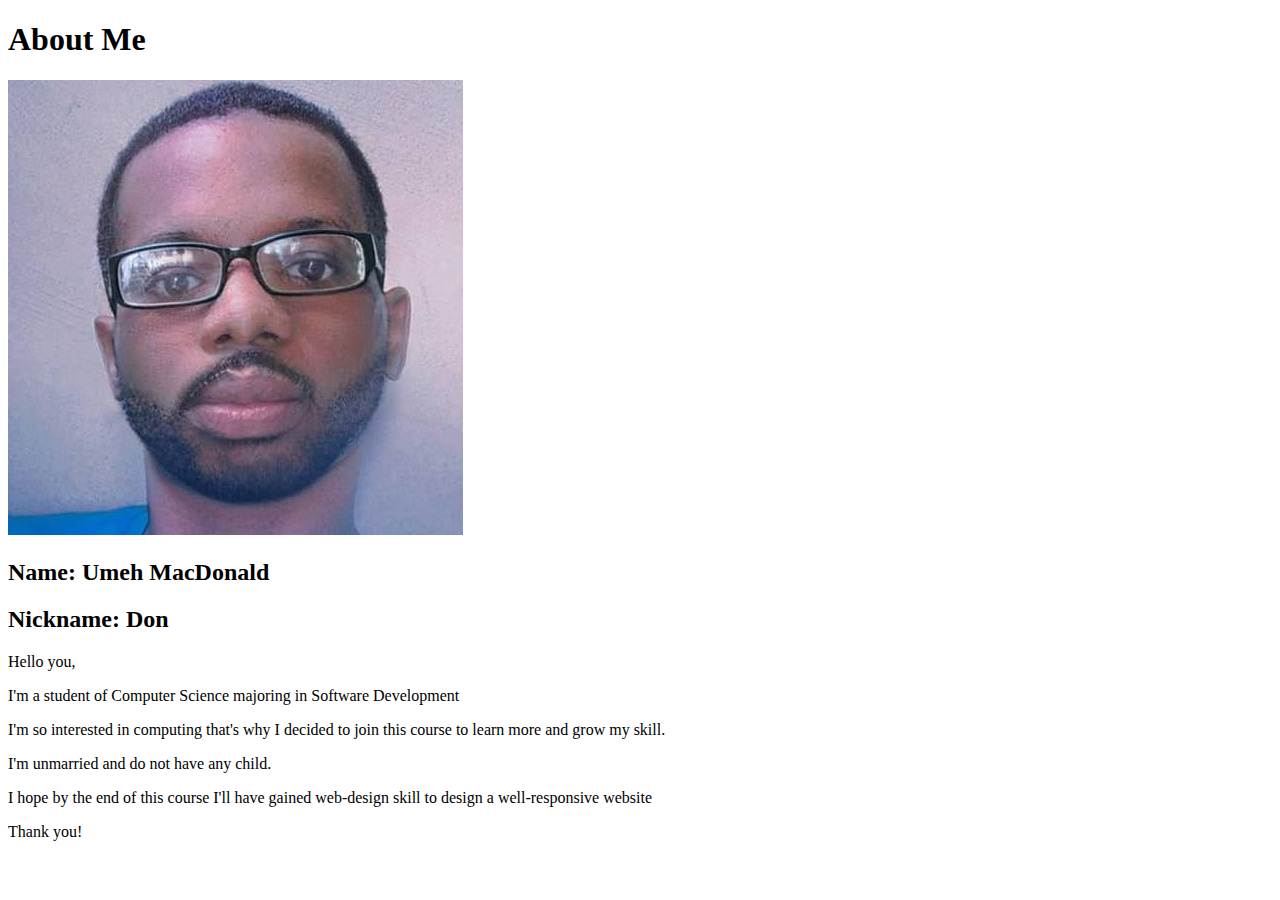
<file: aboutme/index.html>
<!DOCTYPE html>
<html lang="en">
<head>
    <meta charset="UTF-8">
    <meta name="viewport" content="width=device-width, initial-scale=1.0">
    <title>All About Me</title>
</head>
<body>
    <h1>About Me</h1>
    <img alt="Donald Umeh" src="./images/profile.jpg">
    <h2>Name: Umeh MacDonald</h2>
    <h2>Nickname: Don</h2>
    <p>Hello you,</p>
    <p>I'm a student of Computer Science majoring in Software Development</p>
    <p>I'm so interested in computing that's why I decided to join this course to learn more and grow my skill.</p>
    <p>I'm unmarried and do not have any child.</p>
    <p>I hope by the end of this course I'll have gained web-design skill to design a well-responsive website</p>
    <p>Thank you!</p>

</body>
</html>
</file>
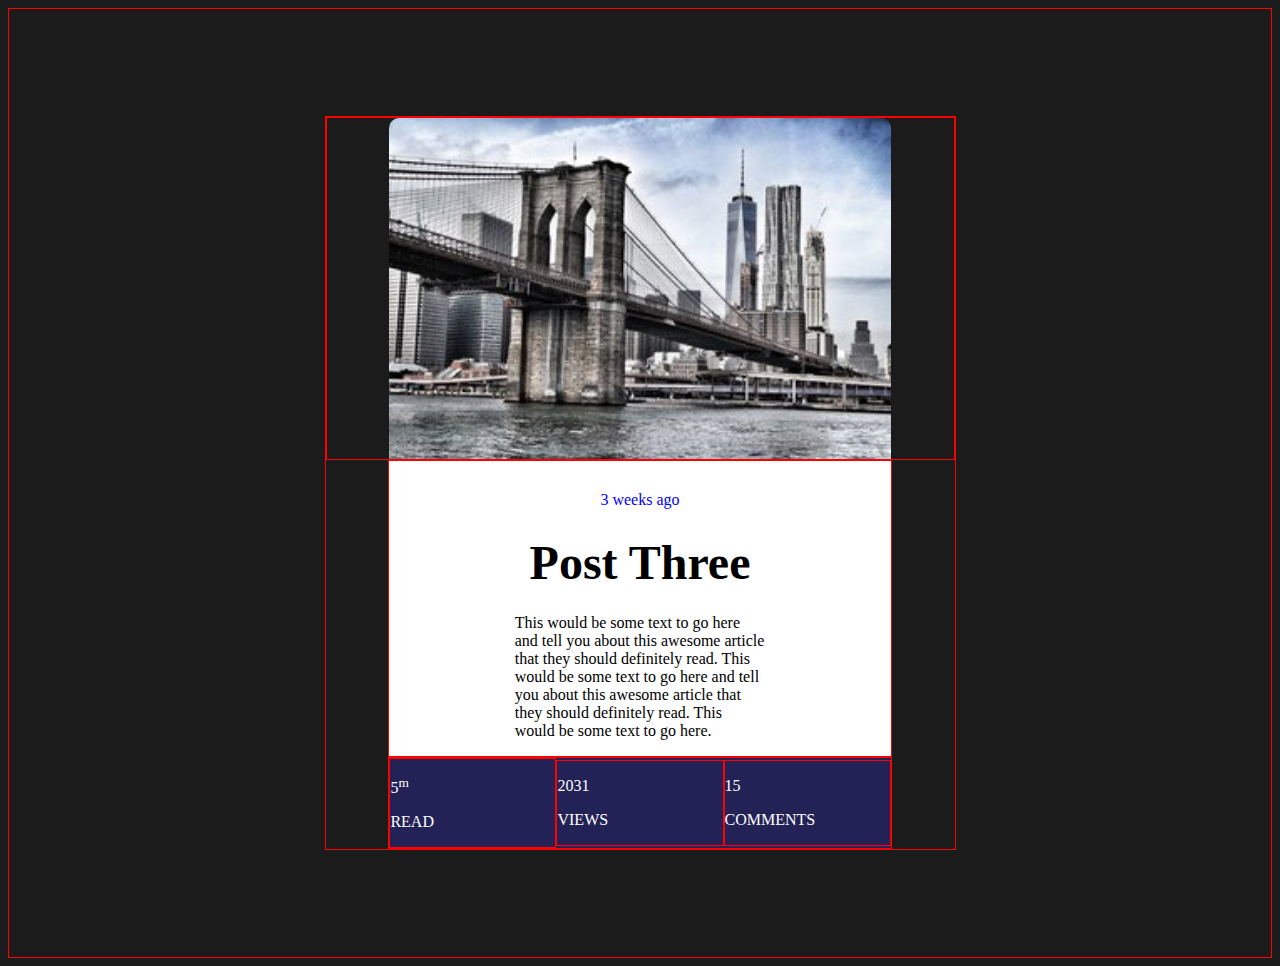
<file: Practice/index.html>
<!DOCTYPE html>
<html lang="en">
<head>
    <meta charset="UTF-8">
    <meta name="viewport" content="width=device-width, initial-scale=1.0">
    <title>Post Three</title>
    <link type="text/css" rel="stylesheet" href="styles/style.css">
</head>
<body>

    <div>
        <header class="header">
            <img src="Images/w09_ice_img.jpg" alt="City Scape">
        </header>

        <main class="flex-container">
            <section>
                <p class="timestamp">3 weeks ago</p>
            </section>

            <section>
                <p class="post_num"><b>Post Three</b></p>
            </section>

            <section class="comment">
                <p>This would be some text to go here and tell you about this awesome article that they should definitely read. This would be some text to go here and tell you about this awesome article that they should definitely read. This would be some text to go here.</p>
            </section>
        </main>

        <footer class="grid-container">
            <section>
                <p>5<sup>m</sup></p>
                <p>READ</p>
            </section>

            <section>
                <p>2031</p>
                <p>VIEWS</p>
            </section>

            <section>
                <p>15</p>
                <p>COMMENTS</p>
            </section>
        </footer>
    </div>
</body>
</html>
</file>
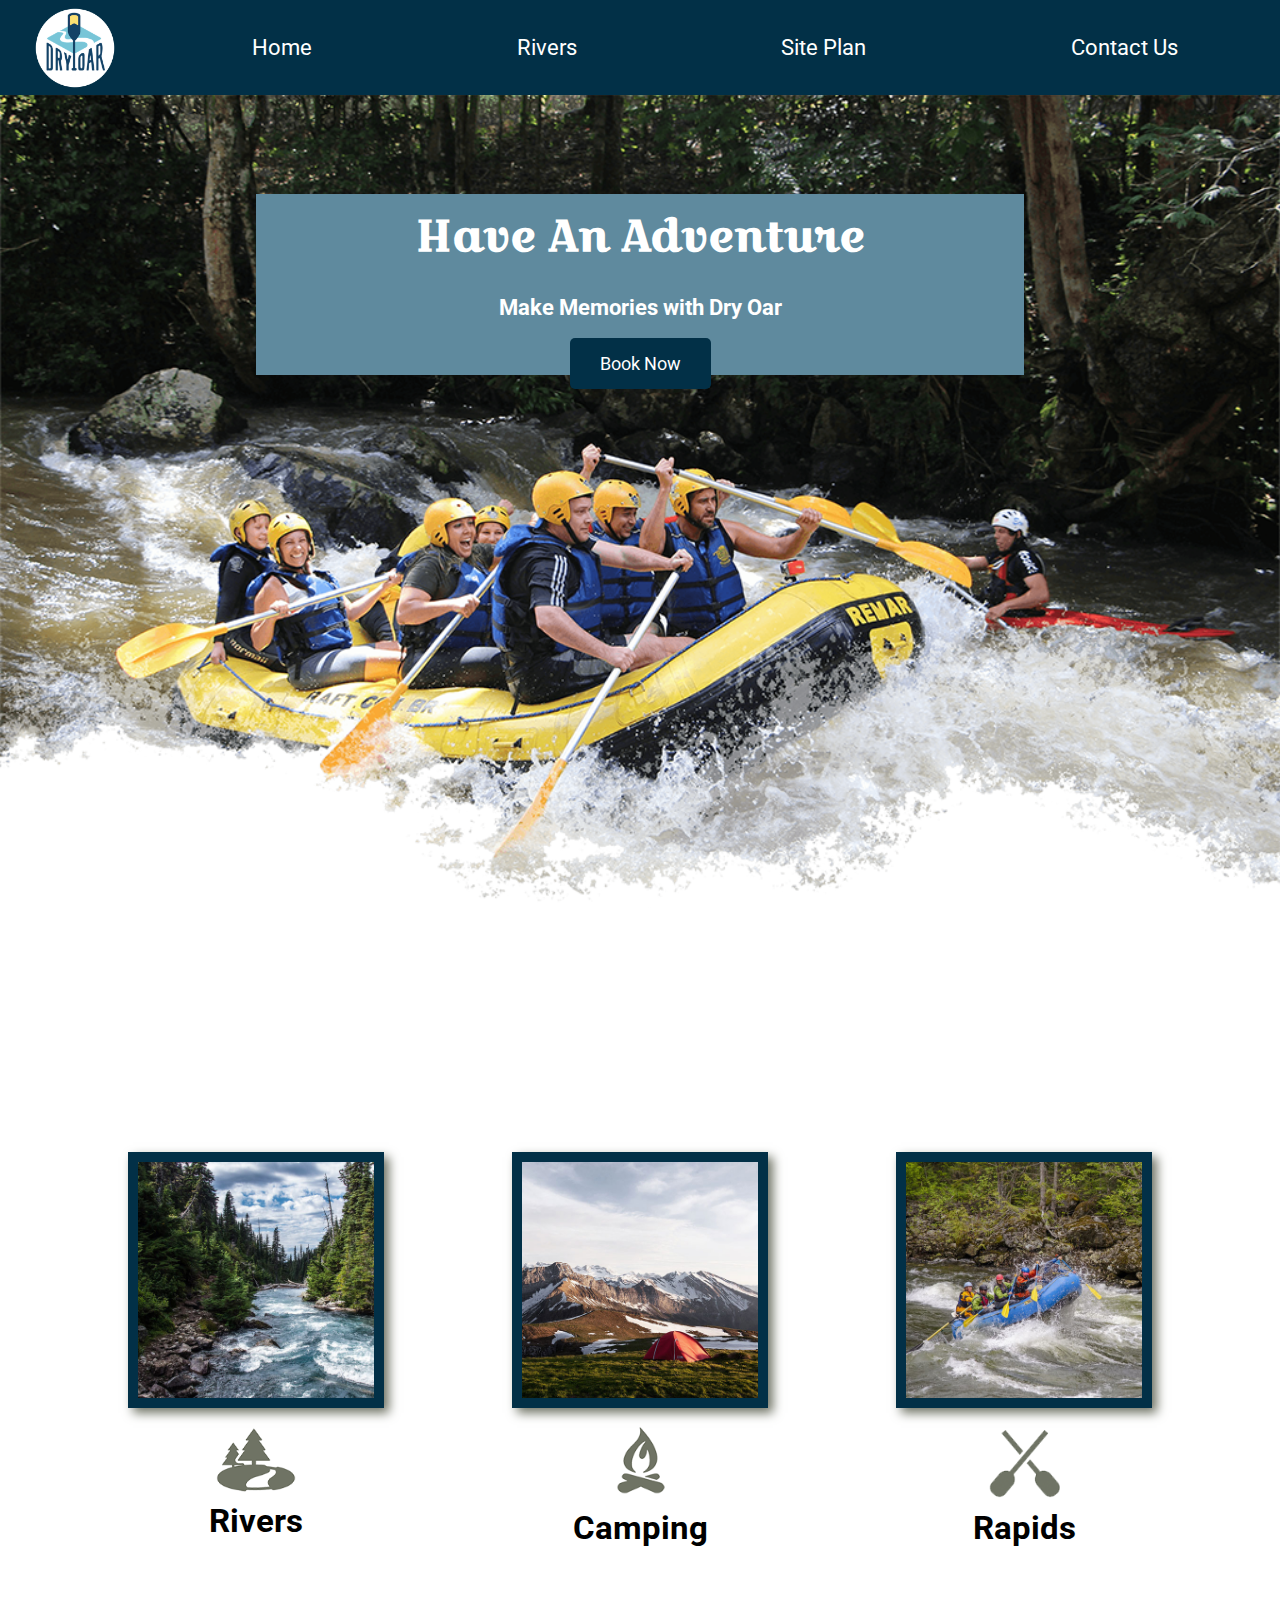
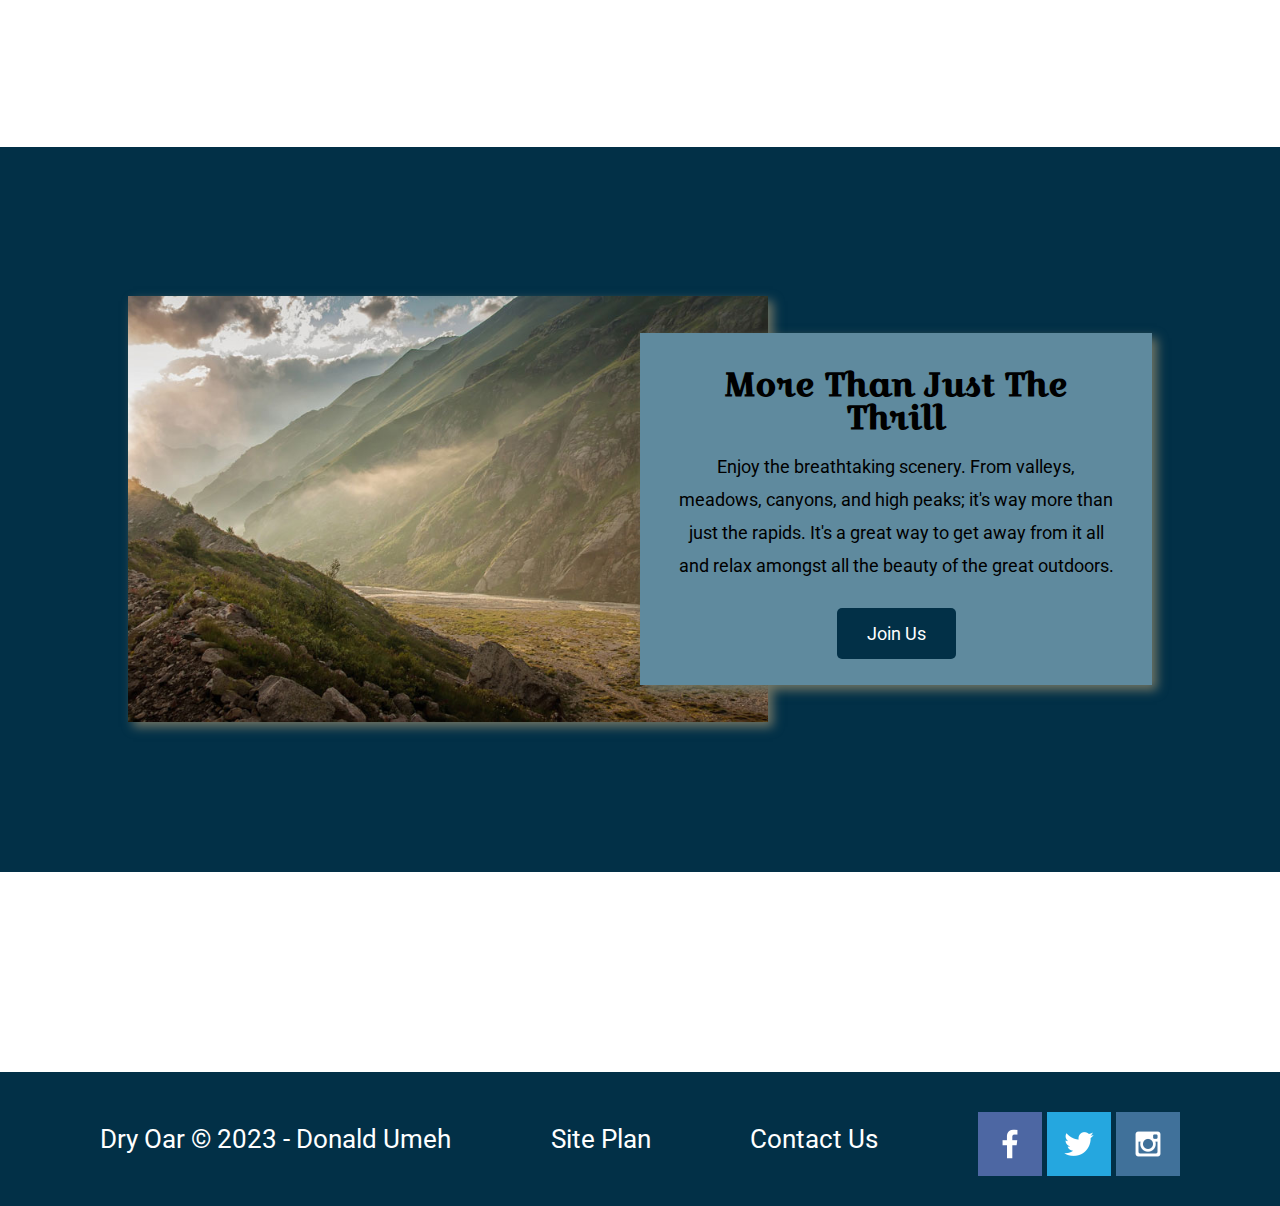
<file: wwr/index.html>
<!DOCTYPE html>
<html lang="en">
<head>
    <meta charset="UTF-8">
    <meta name="viewport" content="width=device-width, initial-scale=1.0">
    <link rel="stylesheet" href="styles/style.css">
    <title>Whitewater Rafting Vacations | Dry Oar Boating | Home</title>
</head>
<body>
    <div id="content">
        <header>
            <a id="logo_link" href="index.html">
                <img class="logo" src="images/logo.png" alt="Dry Oar Logo">
            </a>
            <nav>
                <a href="index.html">Home</a>
                <a href="rivers.html">Rivers</a>
                <a href="site-plan-rafting.html">Site Plan</a>
                <a href="contactus.html">Contact Us</a>
            </nav>
        </header>
        <div id="hero">
            <div id="hero-box">
                <img id="hero-img" src="images/hero.png" alt="People enjoying white water rafting">
            </div>
            <section id="hero-msg">
                <h1 class="home-title">Have An Adventure</h1>
                <h4>Make Memories with Dry Oar </h4>
                <div class='button-box'>
                    <a class='book' href="contactus.html">Book Now</a>
                </div>
            </section>
        </div>
        <main class="home-grid">
            <section class="rivers-card">
                <img class="card-img" src="images/rivers.jpg" alt="river in forest">
                <img class="icon" src="images/river_icon.png" alt="river icon">
                <h2>Rivers</h2>
            </section>
            <section class="camping-card">
                <img class="card-img" src="images/camping.jpg" alt="tent in mountains">
                <img class="icon" src="images/fire_icon.png" alt="fire icon">
                <h2>Camping</h2>
            </section>
            <section class="rapids-card">
                <img class="card-img" src="images/rapids.jpg" alt="rafting boat">
                <img class="icon" src="images/oars.png" alt="oars icon">
                <h2>Rapids</h2>
            </section>
            <div id="background"></div>
            <img class="mountains" src="images/mountains.jpg" alt="Misty mountains">
            <section class="msg">
                <h2>More Than Just The Thrill</h2>
                <p>Enjoy the breathtaking scenery. From valleys, meadows, canyons, and high peaks; it's way more than just the rapids. It's a great way to get away from it all and relax amongst all the beauty of the great outdoors. </p>
                <a class='join' href="rivers.html">Join Us</a>
            </section>
        </main>

        <footer>
            <p>Dry Oar &copy; 2023 - Donald Umeh</p>
            <p><a href="site-plan-rafting.html">Site Plan</a></p>
            <p><a href="contactus.html">Contact Us</a></p>
            <div class="social">
                <a href="https://facebook.com" target="_blank">
                    <img src="images/facebook.png" alt="fb icon">
                </a>
                <a href="https://twitter.com" target="_blank">
                    <img src="images/twitter.png" alt="twitter icon">
                </a>
                <a href="https://instagram.com" target="_blank">
                    <img src="images/instagram.png" alt="instagram icon">
                </a>
            </div>
        </footer>

    </div>
</body>
</html>
</file>
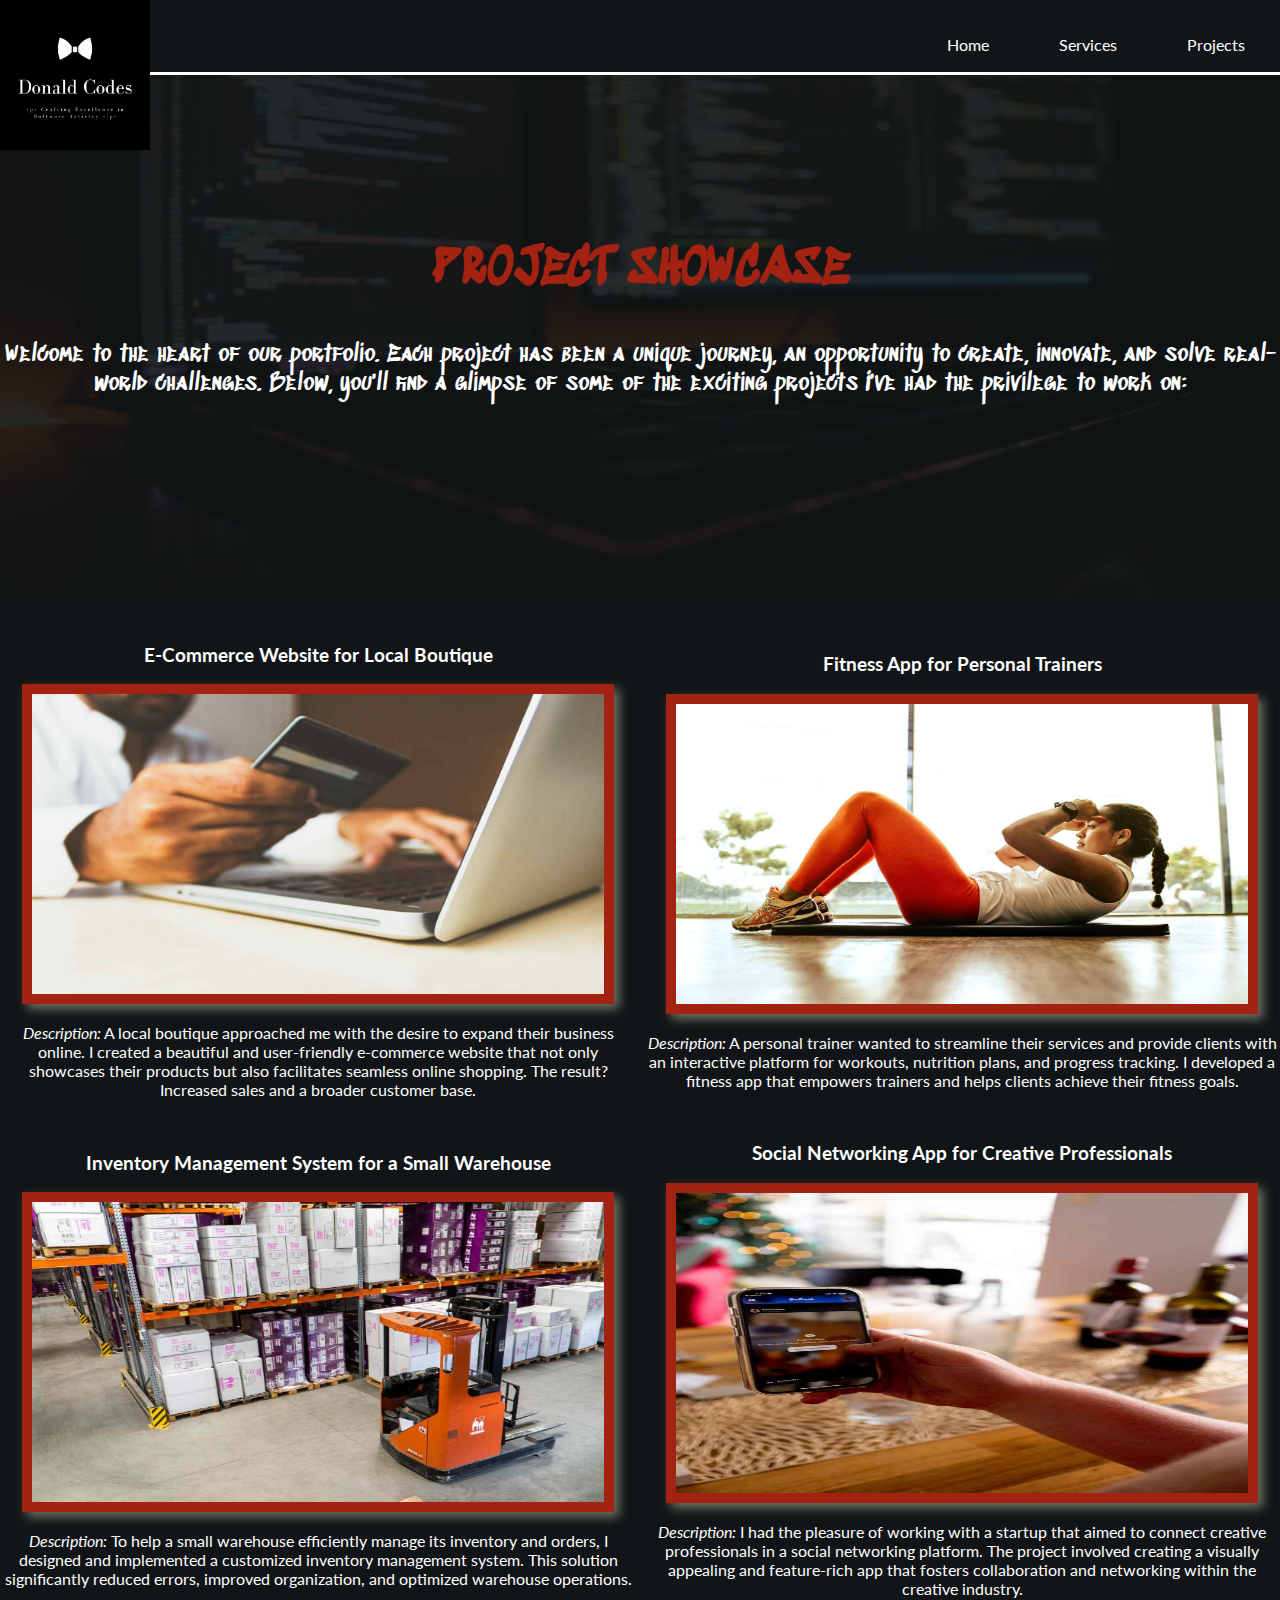
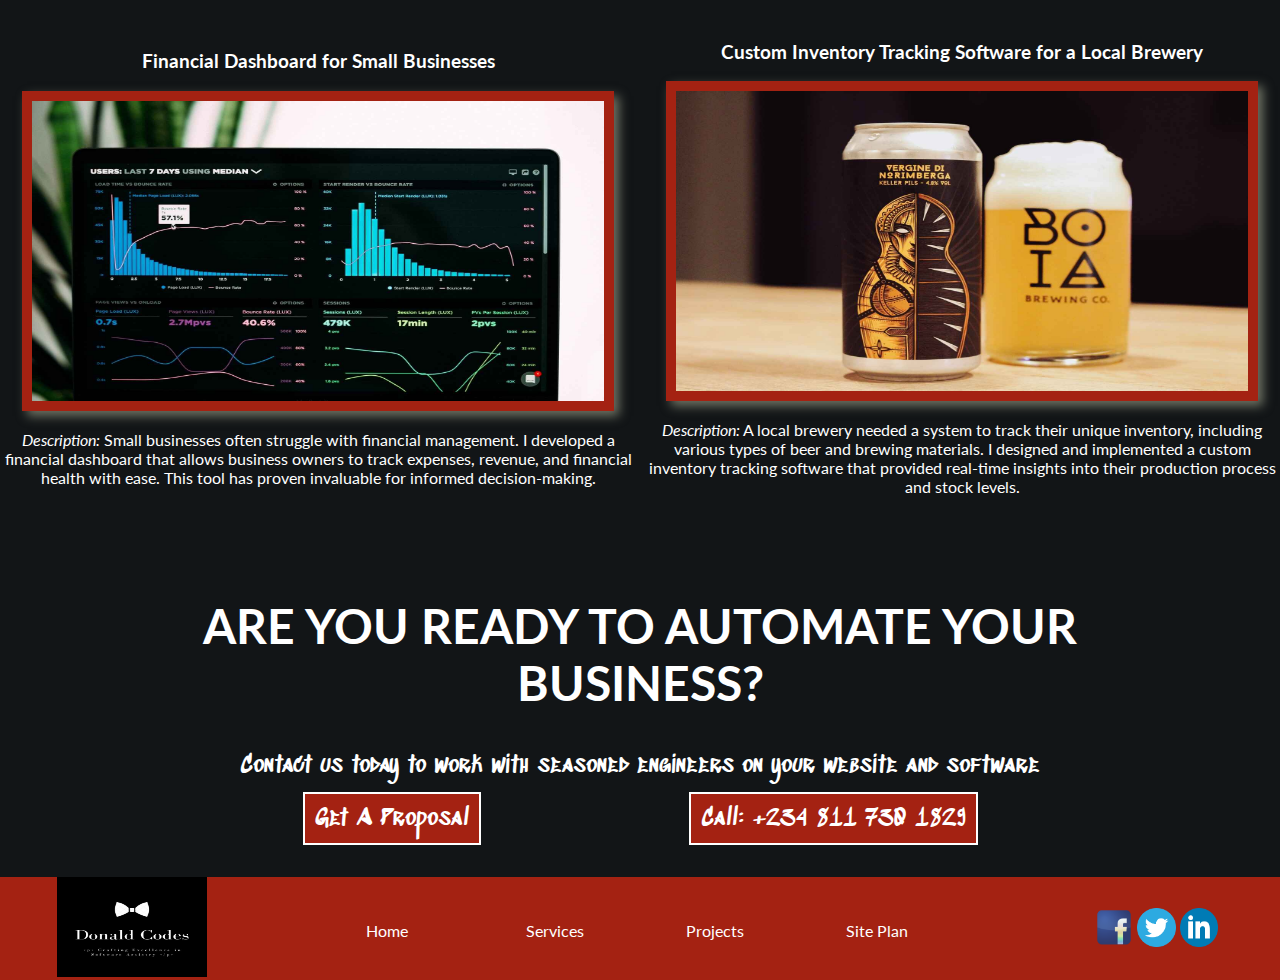
<file: portfolio/projects.html>
<!DOCTYPE html>
<html lang="en">
<head>
    <meta charset="UTF-8">
    <meta name="viewport" content="width=device-width, initial-scale=1.0">
    <link type="text/css" rel="stylesheet" href="styles/styles.css">
    <title>Donald Codes | Services </title>
</head>
<body>
    <header>
        <a href="index.html"><img src="images/donald_codes_logo.jpg" alt="logo" class="logo"></a>
        <nav>
            <div class="menu-icon container" onclick="myFunction(this)">
                <div class="bar1"></div>
                <div class="bar2"></div>
                <div class="bar3"></div>
            </div>
            <div class="menu-list">
                <a href="index.html">Home</a>
                <a href="services.html">Services</a>
                <a href="projects.html">Projects</a>
            </div>
        </nav>
    </header>
    <main>

        <section class="hero">
            <img src="images/software_Web_development.jpg" alt="services hero image" class="hero-img">
            <div class="hero-msg_p hero-msg">
                <h2>PROJECT SHOWCASE</h2>
                <p>Welcome to the heart of our portfolio. Each project has been a unique journey, an opportunity to create, innovate, and solve real-world challenges. Below, you'll find a glimpse of some of the exciting projects I've had the privilege to work on:</p>
            </div>
        </section>

        <section class="portfolio">
            <div>
                <h3>E-Commerce Website for Local Boutique</h3>
                <img src="images/e-commerce_website.jpg" alt="E-commerce">
                <p><i>Description:</i> <span class="description">A local boutique approached me with the desire to expand their business online. I created a beautiful and user-friendly e-commerce website that not only showcases their products but also facilitates seamless online shopping. The result? Increased sales and a broader customer base.</span></p>
            </div>

            <div>
                <h3>Fitness App for Personal Trainers</h3>
                <img src="images/fitness_app.jpg" alt="fitness app">
                <p><i>Description:</i> <span class="description">A personal trainer wanted to streamline their services and provide clients with an interactive platform for workouts, nutrition plans, and progress tracking. I developed a fitness app that empowers trainers and helps clients achieve their fitness goals.</span></p>
            </div>

            <div>
                <h3>Inventory Management System for a Small Warehouse</h3>
                <img src="images/inventory_management.jpg" alt="inventory management">
                <p><i>Description:</i> <span class="description">To help a small warehouse efficiently manage its inventory and orders, I designed and implemented a customized inventory management system. This solution significantly reduced errors, improved organization, and optimized warehouse operations.</span></p>
            </div>

            <div>
                <h3>Social Networking App for Creative Professionals</h3>
                <img src="images/social_networking_app.jpg" alt="social networking">
                <p><i>Description:</i> <span class="description">I had the pleasure of working with a startup that aimed to connect creative professionals in a social networking platform. The project involved creating a visually appealing and feature-rich app that fosters collaboration and networking within the creative industry.</span></p>
            </div>

            <div>
                <h3>Financial Dashboard for Small Businesses</h3>
                <img src="images/financial_dashboard.jpg" alt="finance dashboard">
                <p><i>Description:</i> <span class="description">Small businesses often struggle with financial management. I developed a financial dashboard that allows business owners to track expenses, revenue, and financial health with ease. This tool has proven invaluable for informed decision-making.</span></p>
            </div>

            <div>
                <h3>Custom Inventory Tracking Software for a Local Brewery</h3>
                <img src="images/local_brewery.jpg" alt="local_brewery">
                <p><i>Description:</i> <span class="description">A local brewery needed a system to track their unique inventory, including various types of beer and brewing materials. I designed and implemented a custom inventory tracking software that provided real-time insights into their production process and stock levels.</span></p>
            </div>
        </section>


        <section class="CTA pj_CTA">
            <h2><span>ARE YOU READY TO AUTOMATE YOUR</span> BUSINESS?</h2>
            <p>Contact us today to work with seasoned engineers on your website and software</p>
            <p>
                <a href="#">Get A Proposal</a>
                <a href="tel:+2348117301829">Call: +234 811 730 1829</a>
            </p>
        </section>

    </main>

    <footer>
        <div id="social_icons">
            <a href="tel:+2348117301829"><img src="images/facebook.png" alt="facebook"></a>
            <a href="tel:+2348117301829"><img src="images/twitter.png" alt="twitter"></a>
            <a href="tel:+2348117301829"><img src="images/linkedin.png" alt="linkedin"></a>
        </div>

        <div id="footer_links">
            <a href="index.html" class="active_link">Home</a>
            <a href="services.html">Services</a>
            <a href="projects.html">Projects</a>
            <a href="site-plan.html"> Site Plan</a>
        </div>

        <div class="logo-div">
            <img src="images/donald_codes_logo.jpg" alt="logo" class="logo logo_footer">
        </div>
    </footer>
    <script src="main.js"></script>
</body>
</html>
</file>
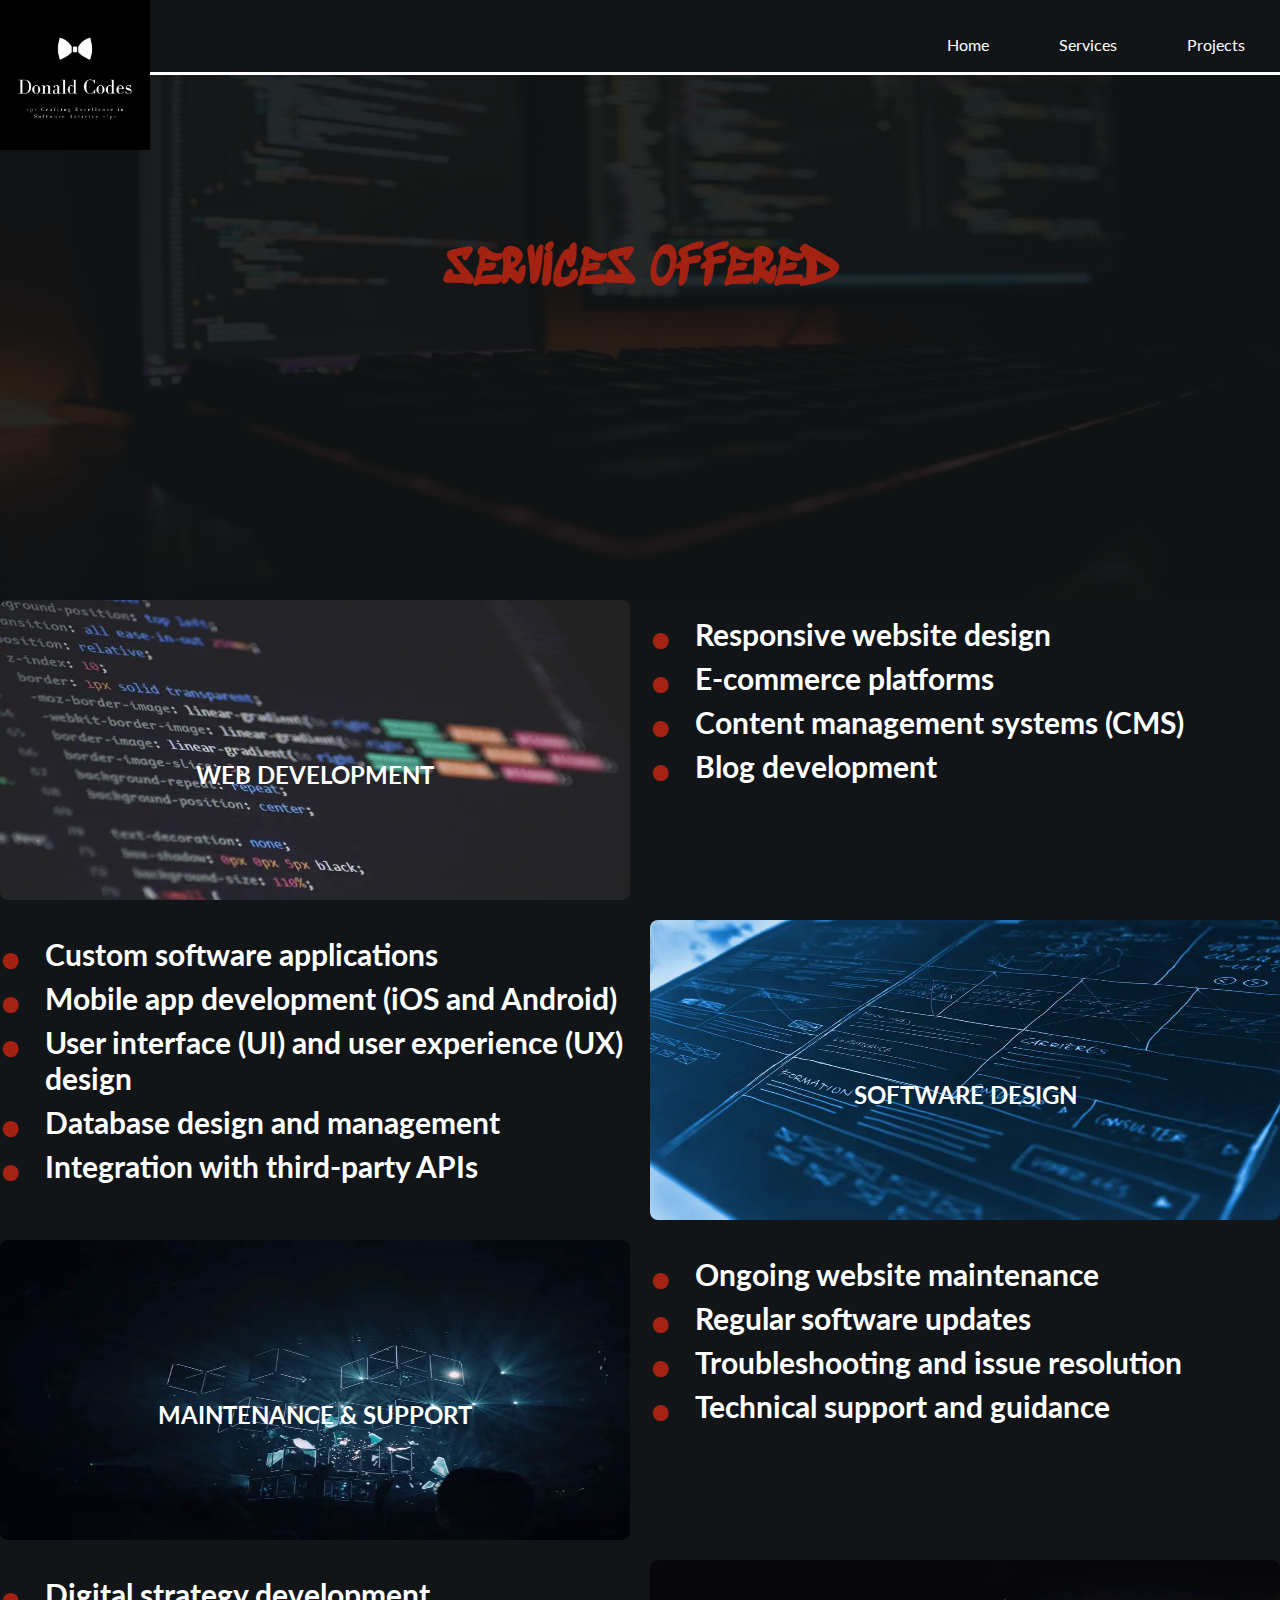
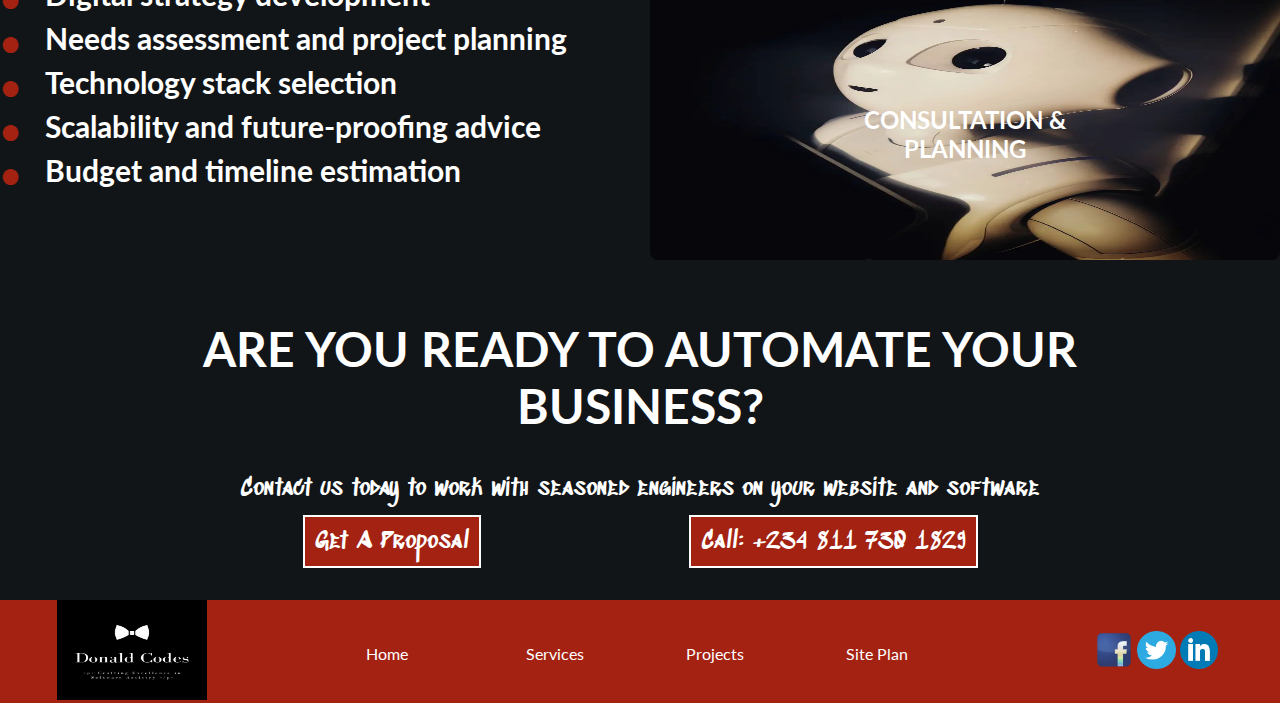
<file: portfolio/services.html>
<!DOCTYPE html>
<html lang="en">
<head>
    <meta charset="UTF-8">
    <meta name="viewport" content="width=device-width, initial-scale=1.0">
    <link type="text/css" rel="stylesheet" href="styles/styles.css">
    <title>Donald Codes | Services </title>
</head>
<body>
    <header>
        <a href="index.html"><img src="images/donald_codes_logo.jpg" alt="logo" class="logo"></a>
        <nav>
            <div class="menu-icon container" onclick="myFunction(this)">
                <div class="bar1"></div>
                <div class="bar2"></div>
                <div class="bar3"></div>
            </div>
            <div class="menu-list">
                <a href="index.html">Home</a>
                <a href="services.html">Services</a>
                <a href="projects.html">Projects</a>
            </div>
        </nav>
    </header>

    <main>
        <section class="hero">

            <img src="images/software_Web_development.jpg" alt="services hero image" class="hero-img">
            <div class="hero-msg_p hero-msg">
                <h2>SERVICES OFFERED</h2>
            </div>

        </section>

        <section class="services-cards">

            <!-- Web Development -->
            <div>
                <img src="images/web_dev.jpg" alt="web design">
                <p>WEB DEVELOPMENT</p>
            </div>

            <ol>
                <li>Responsive website design</li>
                <li>E-commerce platforms</li>
                <li>Content management systems (CMS)</li>
                <li>Blog development</li>
            </ol>

            <!-- Software Design -->
            <ol>
                <li>Custom software applications</li>
                <li>Mobile app development (iOS and Android)</li>
                <li>User interface (UI) and user experience (UX) design</li>
                <li>Database design and management</li>
                <li>Integration with third-party APIs</li>
            </ol>

            <div>
                <img src="images/software design.jpg" alt="software design">
                <p>SOFTWARE DESIGN</p>
            </div>

            <!-- Maintenance & Support -->

            <div>
                <img src="images/main_&_sup.jpg" alt="Maintenance">
                <p>MAINTENANCE & SUPPORT</p>
            </div>

            <ol>
                <li>Ongoing website maintenance</li>
                <li>Regular software updates</li>
                <li>Troubleshooting and issue resolution</li>
                <li>Technical support and guidance</li>
            </ol>

            <!-- Consultation & Planning-->

            <ol>
                <li>Digital strategy development</li>
                <li>Needs assessment and project planning</li>
                <li>Technology stack selection</li>
                <li>Scalability and future-proofing advice</li>
                <li>Budget and timeline estimation</li>
            </ol>

            <div>
                <img src="images/consult.jpg" alt="Consult">
                <p>CONSULTATION & PLANNING</p>
            </div>
        </section>

        <!-- CTA -->
        <section class="CTA pj_CTA">
            <h2><span>ARE YOU READY TO AUTOMATE YOUR</span> BUSINESS?</h2>
            <p>Contact us today to work with seasoned engineers on your website and software</p>
            <p>
                <a href="#">Get A Proposal</a>
                <a href="tel:+2348117301829">Call: +234 811 730 1829</a>
            </p>
        </section>

    </main>

    <footer>
        <div id="social_icons">
            <a href="tel:+2348117301829"><img src="images/facebook.png" alt="facebook"></a>
            <a href="tel:+2348117301829"><img src="images/twitter.png" alt="twitter"></a>
            <a href="tel:+2348117301829"><img src="images/linkedin.png" alt="linkedin"></a>
        </div>

        <div id="footer_links">
            <a href="index.html" class="active_link">Home</a>
            <a href="services.html">Services</a>
            <a href="projects.html">Projects</a>
            <a href="site-plan.html"> Site Plan</a>
        </div>

        <div class="logo-div">
            <img src="images/donald_codes_logo.jpg" alt="logo" class="logo logo_footer">
        </div>
    </footer>
    <script src="main.js"></script>
</body>
</html>
</file>
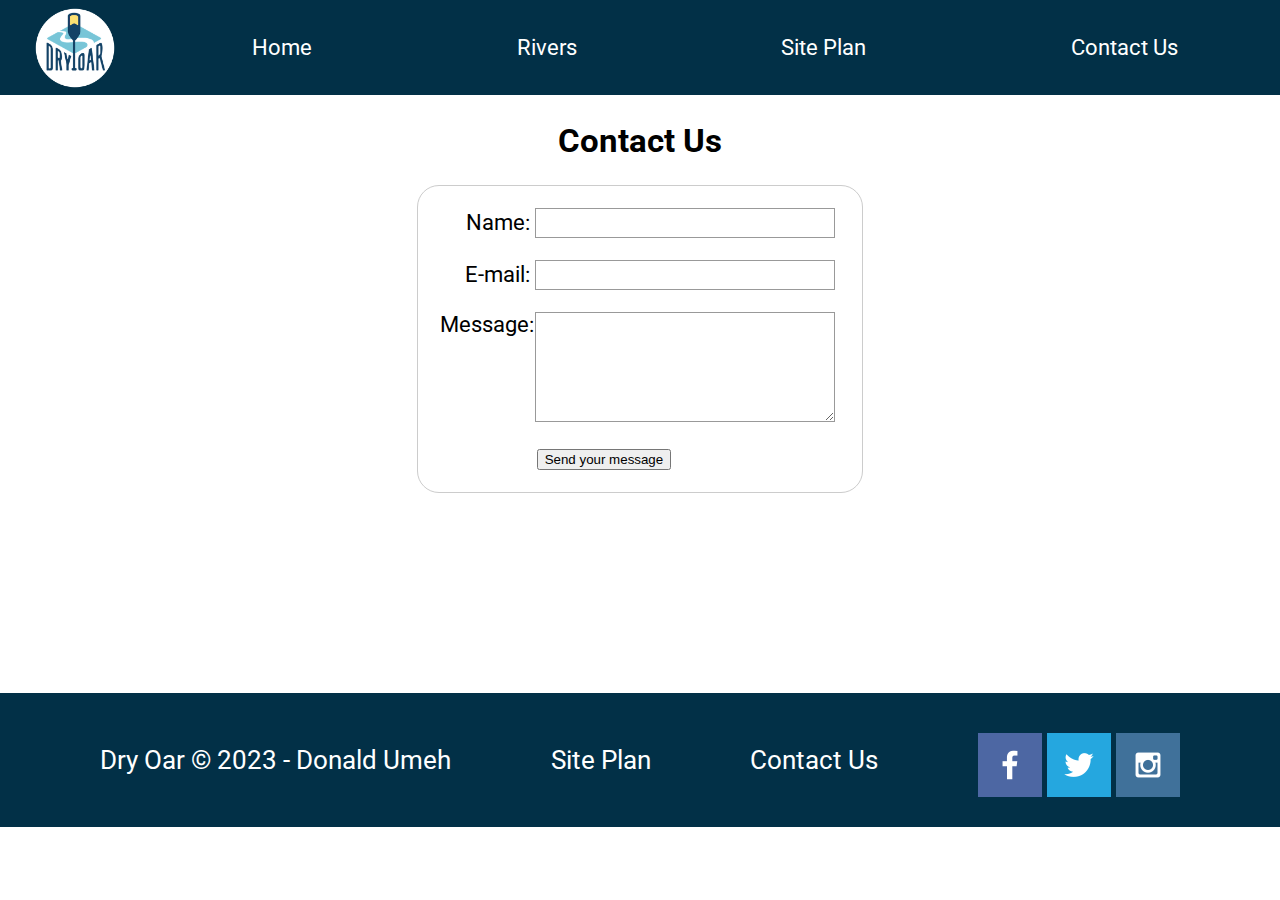
<file: wwr/contactus.html>
<!DOCTYPE html>
<html lang="en">
<head>
    <meta charset="UTF-8">
    <meta name="viewport" content="width=device-width, initial-scale=1.0">
    <link rel="stylesheet" href="styles/style.css">
    <title>Whitewater Rafting Vacations | Dry Oar Boating | Rivers</title>
</head>
<body>
    <div id="content">
        <header>
            <a id="logo_link" href="index.html">
                <img class="logo" src="images/logo.png" alt="Dry Oar Logo">
            </a>
            <nav>
                <a href="index.html">Home</a>
                <a href="rivers.html">Rivers</a>
                <a href="site-plan-rafting.html">Site Plan</a>
                <a href="contactus.html">Contact Us</a>
            </nav>
        </header>

        <main>

            <h2 style="text-align: center;margin: 2%;">Contact Us</h2>

            <div id="feedback"></div>
            <form action="" method="">
                <ul>
                    <li>
                        <label for="name">Name:</label>
                        <input type="text" id="name" name="user_name" />
                    </li>
                    <li>
                        <label for="mail">E-mail:</label>
                        <input type="email" id="mail" name="user_mail" />
                    </li>
                    <li>
                        <label for="msg">Message:</label>
                        <textarea id="msg" name="user_message"></textarea>
                    </li>
                    <li class="button">
                        <button type="submit">Send your message</button>
                    </li>
                </ul>
            </form>

        </main>

        <footer>
            <p>Dry Oar &copy; 2023 - Donald Umeh</p>
            <p><a href="site-plan-rafting.html">Site Plan</a></p>
            <p><a href="contactus.html">Contact Us</a></p>
            <div class="social">
                <a href="https://facebook.com" target="_blank">
                    <img src="images/facebook.png" alt="fb icon">
                </a>
                <a href="https://twitter.com" target="_blank">
                    <img src="images/twitter.png" alt="twitter icon">
                </a>
                <a href="https://instagram.com" target="_blank">
                    <img src="images/instagram.png" alt="instagram icon">
                </a>
            </div>
        </footer>

    </div>
    <script>
        // get the feedback div element so we can do something with it.
        const feedbackElement = document.getElementById('feedback');
        // get the form so we can read what was entered in it.
        const formElement = document.forms[0];
        // add a 'listener' to wait for a submission of our form. When that happens run the code below.
        formElement.addEventListener('submit', function(e) {
            // stop the form from doing the default action.
            e.preventDefault();
            // set the contents of our feedback element to a message letting the user know the form was submitted successfully. Notice that we pull the name that was entered in the form to personalize the message!
            feedbackElement.innerHTML = 'Hello '+ formElement.user_name.value +'! Thank you for your message. We will get back with you as soon as possible!';
            // make the feedback element visible.
            feedbackElement.style.display = "block";
            // add a class to move everything down so our message doesn't cover it.
            document.body.classList.toggle('moveDown');
        });
    </script>

</body>
</html>
</file>
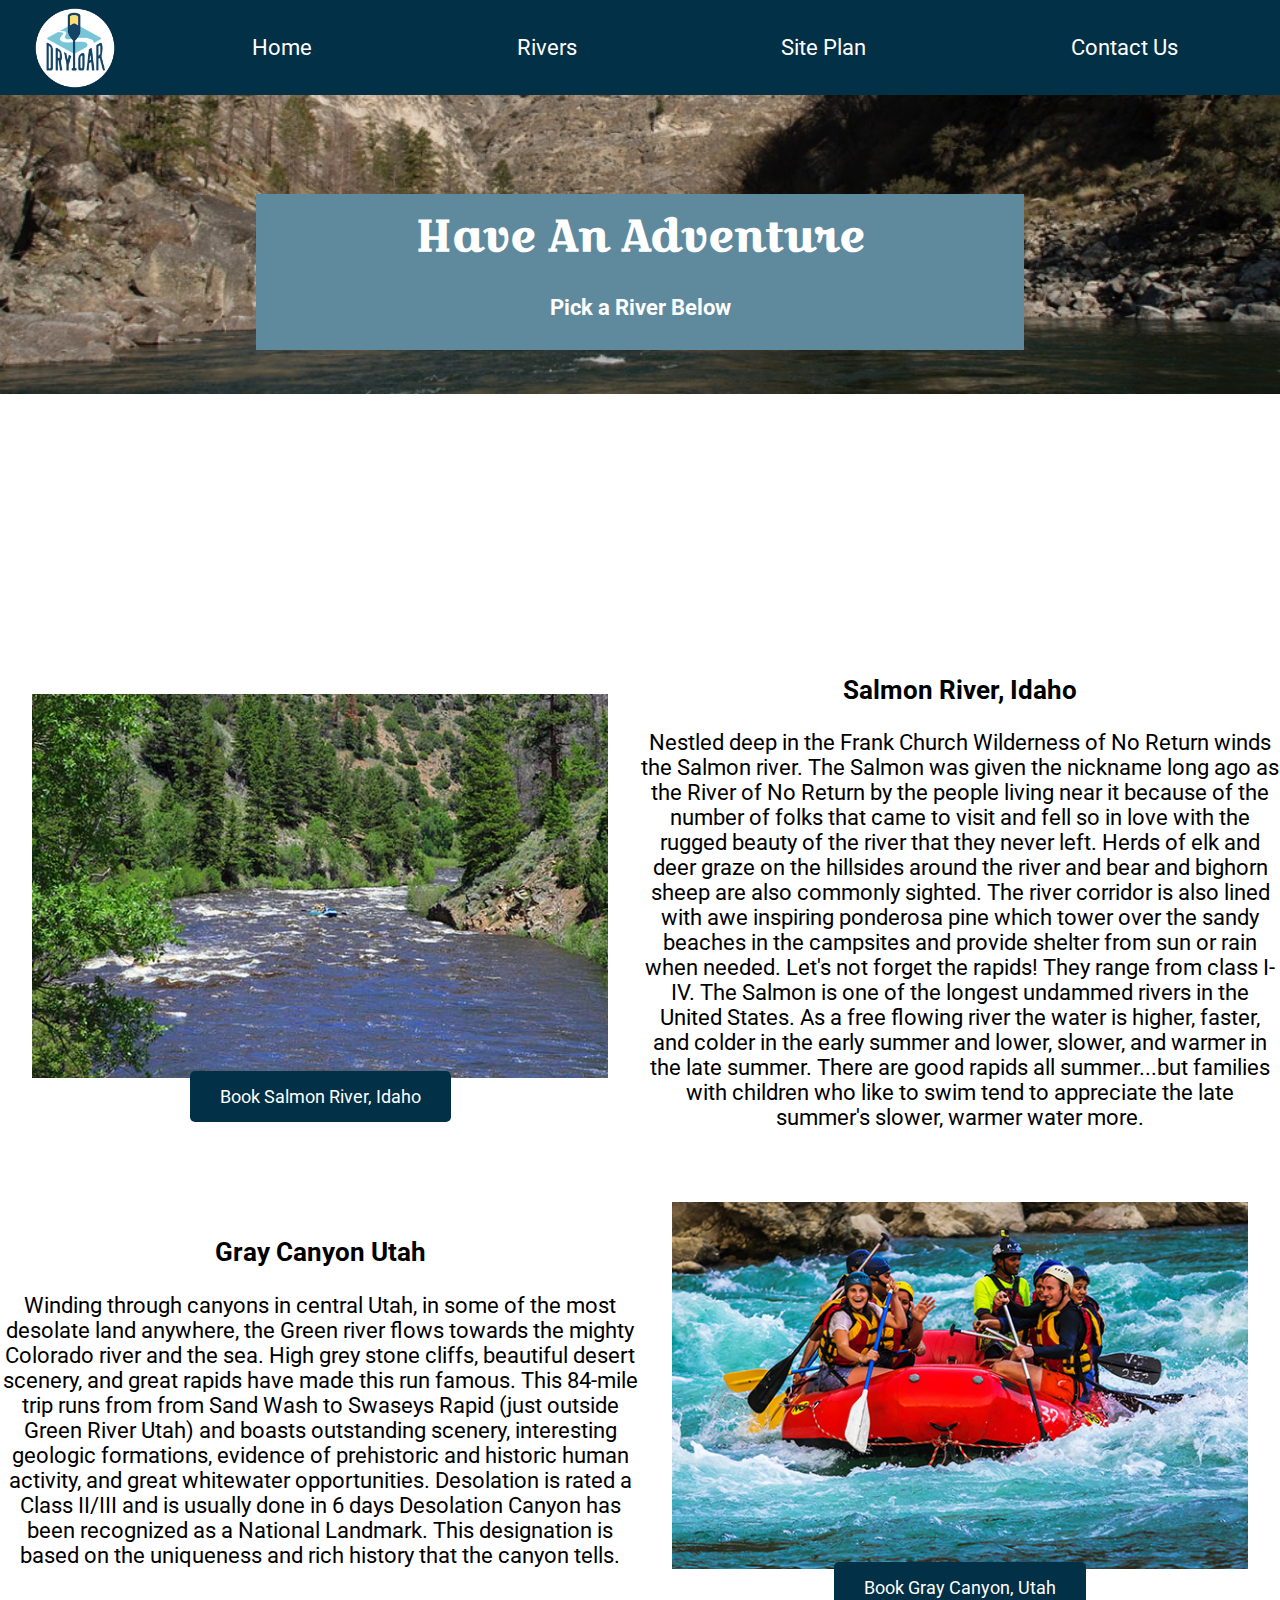
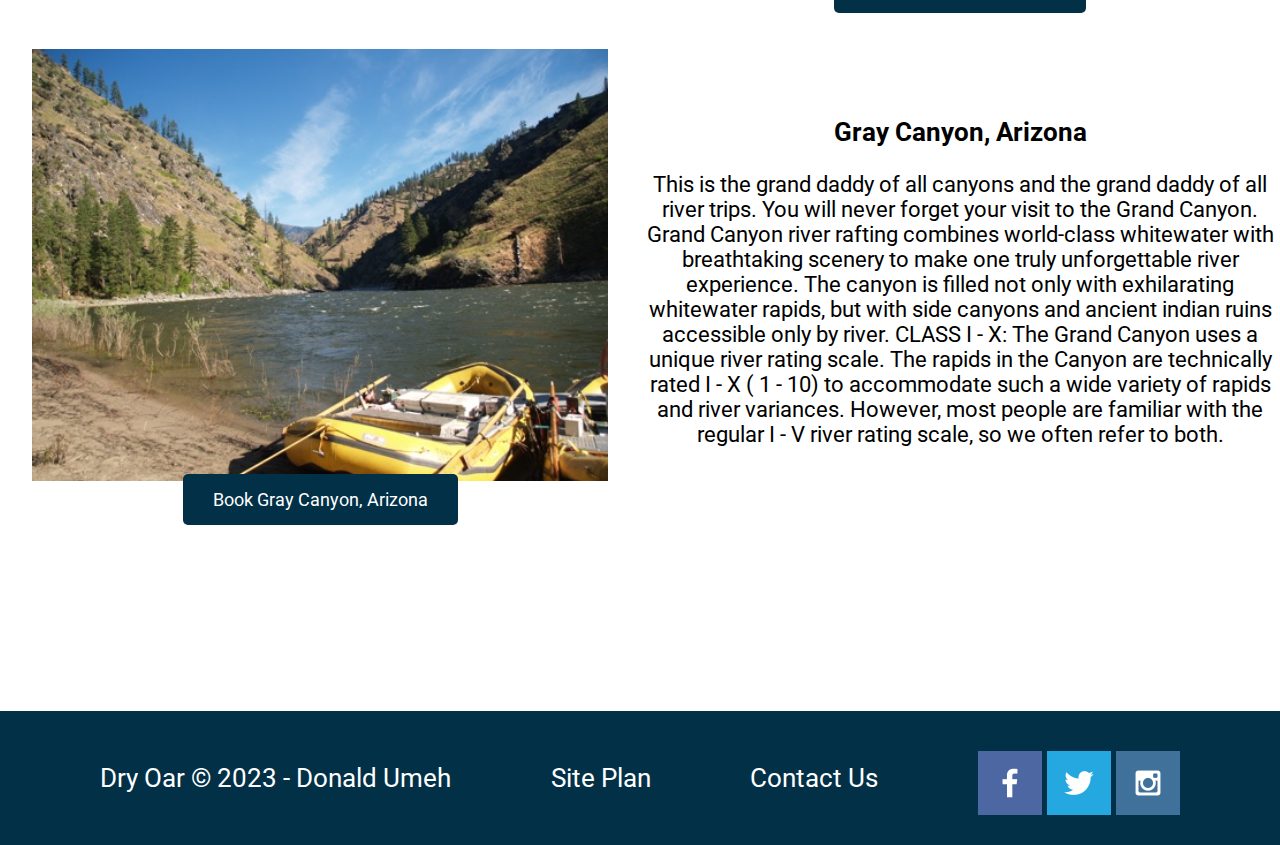
<file: wwr/rivers.html>
<!DOCTYPE html>
<html lang="en">
<head>
    <meta charset="UTF-8">
    <meta name="viewport" content="width=device-width, initial-scale=1.0">
    <link rel="stylesheet" href="styles/style.css">
    <title>Whitewater Rafting Vacations | Dry Oar Boating | Rivers</title>
</head>
<body>
    <div id="content">
        <header>
            <a id="logo_link" href="index.html">
                <img class="logo" src="images/logo.png" alt="Dry Oar Logo">
            </a>
            <nav>
                <a href="index.html">Home</a>
                <a href="rivers.html">Rivers</a>
                <a href="site-plan-rafting.html">Site Plan</a>
                <a href="contactus.html">Contact Us</a>
            </nav>
        </header>

        <div id="hero">
            <div id="hero-box">
                <img id="hero-img2" src="images/river-wide3.jpg" alt="River_page">
            </div>
            <section id="hero-msg">
                <h1 class="home-title">Have An Adventure</h1>
                <h4>Pick a River Below</h4>
            </section>
        </div>

        <main id="rivers_main">
            <section class="rivers_block">
                <div>
                    <img src="images/rafting61_1024.jpg" alt="Main Fork Salmon River">
                    <div class='button-box'>
                        <a class='book' href="contactus.html">Book Salmon River, Idaho</a>
                    </div>
                </div>

                <div>
                    <h3>Salmon River, Idaho</h3>
                    <p>Nestled deep in the Frank Church Wilderness of No Return winds the Salmon river. The Salmon was given the nickname long ago as the River of No Return by the people living near it because of the number of folks that came to visit and fell so in love with the rugged beauty of the river that they never left.

                        Herds of elk and deer graze on the hillsides around the river and bear and bighorn sheep are also commonly sighted. The river corridor is also lined with awe inspiring ponderosa pine which tower over the sandy beaches in the campsites and provide shelter from sun or rain when needed.
                        
                        Let's not forget the rapids! They range from class I-IV. The Salmon is one of the longest undammed rivers in the United States. As a free flowing river the water is higher, faster, and colder in the early summer and lower, slower, and warmer in the late summer. There are good rapids all summer...but families with children who like to swim tend to appreciate the late summer's slower, warmer water more.</p>
                </div>
            </section>

            <section class="rivers_block">
                <div>
                    <h3>Gray Canyon Utah</h3>
                    <p>Winding through canyons in central Utah, in some of the most desolate land anywhere, the Green river flows towards the mighty Colorado river and the sea. High grey stone cliffs, beautiful desert scenery, and great rapids have made this run famous. This 84-mile trip runs from from Sand Wash to Swaseys Rapid (just outside Green River Utah) and boasts outstanding scenery, interesting geologic formations, evidence of prehistoric and historic human activity, and great whitewater opportunities.

                        Desolation is rated a Class II/III and is usually done in 6 days
                        
                        Desolation Canyon has been recognized as a National Landmark.  This designation is based on the uniqueness and rich history that the canyon tells.</p>
                </div>
                <div>
                    <img src="images/rafting17_600.jpg" alt="Gray Canyon Utah">
                    <div class='button-box'>
                        <a class='book' href="contactus.html">Book Gray Canyon, Utah</a>
                    </div>
                </div>
            </section>

            <section class="rivers_block">
                <div>
                    <img src="images/salmon-boat-beach.jpg" alt="Gray Canyon Utah">
                    <div class='button-box'>
                        <a class='book' href="contactus.html">Book Gray Canyon, Arizona</a>
                    </div>
                </div>
                <div>
                    <h3> Gray Canyon, Arizona</h3>
                    <p>This is the grand daddy of all canyons and the grand daddy of all river trips. You will never forget your visit to the Grand Canyon.

                        Grand Canyon river rafting combines world-class whitewater with breathtaking scenery to make one truly unforgettable river experience. The canyon is filled not only with exhilarating whitewater rapids, but with side canyons and ancient indian ruins accessible only by river.
                        
                        CLASS I - X: The Grand Canyon uses a unique river rating scale. The rapids in the Canyon are technically rated I - X ( 1 - 10) to accommodate such a wide variety of rapids and river variances. However, most people are familiar with the regular I - V river rating scale, so we often refer to both.</p>
                </div>
            </section>
        </main>













        <footer>
            <p>Dry Oar &copy; 2023 - Donald Umeh</p>
            <p><a href="site-plan-rafting.html">Site Plan</a></p>
            <p><a href="contactus.html">Contact Us</a></p>
            <div class="social">
                <a href="https://facebook.com" target="_blank">
                    <img src="images/facebook.png" alt="fb icon">
                </a>
                <a href="https://twitter.com" target="_blank">
                    <img src="images/twitter.png" alt="twitter icon">
                </a>
                <a href="https://instagram.com" target="_blank">
                    <img src="images/instagram.png" alt="instagram icon">
                </a>
            </div>
        </footer>

    </div>
</body>
</html>
</file>
<file: Practice/styles/style.css>
* {
    box-sizing: border-box;
}

body {
    border: 1px solid red;
    height: 950px;
    display: flex;
    flex-direction: column;
    justify-content: center;
    align-items: center;
    background-color: rgb(28, 27, 27);
}

div {
    border: 1px solid red;
    width: 50%;
}

.header {
    border: 1px solid red;
    display: flex;
    align-items: center;
    justify-content: center;
}

.header img {
    border-radius: 10px 10px 0px 0px;
    width: 80%;
}

.flex-container {
    border: 1px solid red;
    background-color: white;
    margin: 0 auto;
    display: flex;
    flex-direction: column;
    align-items: center;
    justify-content: center;
    width: 80%;
}

.comment {
    width: 50%;
    margin-top: -40px;
}

.timestamp {
    color: blue;
    font-size: 1em;
    margin-top: 30px;
}

.post_num {
    font-size: 3em;
    margin-top: 10px;
}


.grid-container {
    border: 1px solid red;
    margin: 0 auto;
    display: grid;
    grid-template-columns: 1fr 1fr 1fr;
    align-items: center;
    justify-content: center;
    width: 80%;
    background-color: rgb(34, 34, 87);
}

.grid-container > * {
    border: 1px solid red;
    color: white;
}
</file>
<file: wwr/styles/style.css>
@import url('https://fonts.googleapis.com/css2?family=Croissant+One&family=Roboto&display=swap');

#content {
    max-width: 1600px;
    margin: 0 auto;
}

body {
    font-family: Roboto, Helvetica, sans-serif;
    background-color: #ffffff;
    color: #000000;
    font-size: 22px;
    margin: 0;
    padding: 0;
}

#logo_link {
    padding-top: 5px;
    justify-self: center;
    align-self: center;
}

.home-grid {
    display: grid;
    grid-template-columns: repeat(10, 1fr);
}

.home-title, .msg h2{
    font-family: "Croissant One", Arial, Helvetica, sans-serif;
}

h2 {
    margin: 0;
}

.home-title {
    font-size: 2em;
    margin-top: 10px;
}

header {
    background-color: #023047;
    display: grid;
    grid-template-columns: 150px auto;
}

.logo, .icon {
    width: 80px;
}

.icon {
    padding-top: 10px;
}

nav {
    display: flex;
    justify-content: space-around;
}

nav a {
    text-align: center;
    color: #ffffff;
    text-decoration: none;
    padding: 35px;
}

nav a:hover {
    background-color: #ffffff;
    color: #000000;
}

#hero-box {
    grid-column: 1/4;
    grid-row: 1/3;
    z-index: -1;
}

#hero-img {
    width: 100%;
}

.book, .join {
    background-color: #023047;
    color: white;
    text-decoration: none;
    font-size: 18px;
    padding: 15px 30px;
    margin-top: 50px;
    border-radius: 5px;
}

.book:hover, .join:hover {
    background-color: #119ade;
    color: #ffffff;
}

#hero {
    display: grid;
    grid-template-columns: 1fr 3fr 1fr;
    margin-top: -1px;
}

#hero-msg {
    background-color: #5f8a9e;
    grid-column: 2/3;
    grid-row: 1/2;
    margin-top: 100px;
}

#hero-msg h1, #hero-msg h4 {
    text-align: center;
    color: #ffffff;
}

#background {
    background-color: #023047;
}

.button-box {
    text-align: center;
}

main section {
    text-align: center;
}

main section img {
    box-sizing: border-box;
}

#background {
    height: 725px;
    grid-column: 1/11;
    grid-row: 4/9;
}

.rivers-card, .camping-card, .rapids-card {
    margin: 200px 0;
}

.rivers-card {
    grid-column: 2/4;
    grid-row: 2/3;
}

.camping-card {
    grid-column: 5/7;
    grid-row: 2/3;
}

.rapids-card {
    grid-column: 8/10;
    grid-row: 2/3;
}

.card-img {
    border: 10px solid #023047;
    width: 100%;
    transition: transform .5s;
    box-shadow: 5px 5px 10px #6f7364;
}

.card-img:hover {
    opacity: .6;
    transform: scale(1.1);
}

.mountains {
    width: 100%;
    grid-column: 2/7;
    grid-row: 5/8;
    box-shadow: 5px 5px 10px #6f7364;
}

.msg {
    background-color: #5f8a9e;
    line-height: 1.5em;
    padding: 35px;
    grid-column: 6/10;
    grid-row: 6/7;
    box-shadow: 5px 5px 10px #6f7464;
}

.msg h2, .msg p {
    color: #000000;
}

.msg p {
    font-size: .8em;
    padding-bottom: 15px;
}

footer {
    background-color: #023047;
    color: #ffffff;
    padding: 25px 50px;
    margin-top: 200px;
    display: flex;
    justify-content: space-around;
    align-items: center;
}

footer p {
    font-size: 1.2em;
}

footer a {
    color: #ffffff;
    text-decoration: none;
}

footer a:hover {
    background-color: #ffffff;
    color: #000000;
    text-decoration: underline;
}

footer .social img {
    padding-top: 15px;
}


/* rivers page */
#hero-img2 {
    width: 100%;
    height: 300px;
}

#rivers_main {
    display: grid;
    grid-template-columns: 1fr;
    margin-top: 250px;
    align-items: center;
    justify-content: center;
    grid-gap: 50px;
}

.rivers_block {
    display: grid;
    grid-template-columns: 1fr 1fr;
    align-items: center;
    justify-content: center;
}

.rivers_block > p {
    overflow: auto;
    margin: auto;
    width: 80%;
    height: 50%;
}

.rivers_block div img {
    width: 90%;

}

form {
    margin: 0 auto;
    width: 400px;
    padding: 1em;
    border: 1px solid #ccc;
    border-radius: 1em;
}
  
ul {
    list-style: none;
    padding: 0;
    margin: 0;
}
  
form li + li {
    margin-top: 1em;
}
  
label {
    display: inline-block;
    width: 90px;
    text-align: right;
}
  
input,
textarea {
    font: 1em sans-serif;
    width: 300px;
    box-sizing: border-box;
    border: 1px solid #999;
}
  
input:focus,
textarea:focus {
    border-color: #000;
}

textarea {
    vertical-align: top;
    height: 5em;
}
  
.button {
    padding-left: 90px;
}
  
button {
    margin-left: 0.5em;
}
#feedback {
    background-color: antiquewhite;
    position: absolute;
    top: 0;
    left: 0;
    right: 0;
    padding: .5em;
    /* make this element invisible until we are ready for it */
    display: none;      
}
.moveDown {
    margin-top: 3em;
}


  

@media screen and (max-width: 900px) {
    #hero, .home-grid {
        display: block;
        height: auto;
    }
    nav, footer {
        flex-direction: column;
    }
    nav a {
        display: block;
        padding: 15px;
    }
    #hero {
        margin-top: 0;
    }
    #hero-msg {
        margin-top: 0;
    }
    #hero-msg h4 {
        display: none;
    }
    .home-title {
        font-size: 25px;
        color: #6f7364;
    }
    .rivers-card, .camping-card, .rapids-card { 
        margin: 50px auto;
        width: 60%;
    }
    #background {
        display: none;
    }
    .mountains, .msg {
        width: 80%;
        display: block;
        margin: 0 auto;
    }
    footer {
        margin-top: 25px;
    }

    #rivers_main {
        display: grid;
        grid-template-columns: 1fr;
        margin-top: 250px;
        align-items: center;
        justify-content: center;
        grid-gap: 50px;        
    }

    .rivers_block {
        display: grid;
        grid-template-columns: 1fr;
        align-items: center;
        justify-content: center;
    }

    #hero-img2 {
        width: 100%;
        height: 300px;
    }
}
</file>
<file: portfolio/styles/styles.css>
/* Google font-family import */

@import url('https://fonts.googleapis.com/css2?family=Lato:ital@0;1&family=Sedgwick+Ave+Display&display=swap');


/* Global variables for colours and fonts */
:root {
    /* Values for colours */
    --primary-color: #A42212;
    --secondary-color: #ffffff;
    --accent1-color: #121517;
    --accent2-color: white;

    /* values for fonts */
    --heading-font: "Sedgwick Ave Display";
    --paragraph-font: Lato, "san serif";
}

/* body styling */

body {
    background-color: var(--accent1-color);
    color: var(--secondary-color);
    font-family: var(--paragraph-font);
    max-width: 1850px;
    margin: 0 auto;
}

/* Header Styling */

header {
    display: grid;
    grid-template-columns: 20% 80%;
    border-bottom: 3px solid var(--accent2-color);
    position: fixed;
    background-color: var(--accent1-color);
    width: 100%;
    height: 8%;
    z-index: 1;
}

.menu-icon {
    display: none;
    cursor: pointer;
}

.bar1, .bar2, .bar3 {
    width: 35px;
    height: 5px;
    background-color: var(--secondary-color);
    margin: 8px 30px;
    transition: 0.4s;
}

.change .bar1 {
    transform: translate(0, 11px) rotate(-45deg);
  }
  
.change .bar2 {opacity: 0;}
  
.change .bar3 {
    transform: translate(0, -11px) rotate(45deg);
}

.menu-list {
    display: flex;
    justify-content: space-around;
    flex-direction: row;
    padding-right: 10.8%;
}

nav a {
    text-align: center;
    color: var(--accent2-color);
    text-decoration: none;
    padding: 35px;
    padding-bottom: 0;
    height: 50px;
    transition: background-color 0.3s ease;
}

nav a:hover {
    background-color: var(--primary-color);
}

nav {
    margin-left: auto;
}

.logo {
    width: 150px;
    height: 150px;
}

/* Hero Img and Message */
.hero {
    display: grid;
    grid-template-columns: 1fr 3fr 1fr;
    grid-template-rows: 1fr 400px;
}

.hero-img {
    width: 100%;
    height: 600px;
    grid-column: 1/4;
    grid-row: 1/3;
    z-index: -1;
    opacity: 0.09;
}

.hero-msg {
    grid-column: 1/ span 4;
    grid-row: 2;
    align-items: center;
    justify-content: center;
}

.hero-msg h2 span {
    display: block;
    width: 100%;
    text-align: center;
    font-size: 300%;
    color: var(--primary-color);
}

.hero-msg {
    font-family: var(--heading-font);
}

.hero-msg p {
    text-align: center;
    font-size: 150%;
}

h2 .hero-style {
    font-family: var(--paragraph-font);
}

.hero-msg p a {
    margin: 0 100px 0 100px;
    text-decoration: none;
    background-color: var(--primary-color);
    padding: 10px;
    color: var(--accent2-color);
    border: 2px solid var(--secondary-color);
}

/* Call-to-action */

.CTA {
    background-color: var(--primary-color);
    height: 300px;
    padding: 20px;
}

.CTA h2 {
    text-align: center;
    color: var(--secondary-color);
    font-size: 300%;
}

.CTA h2 span {
    display: block;
}

.CTA p {
    text-align: center;
    font-size: 150%;
    font-family: var(--heading-font);
}

.CTA a {
    text-align: center;
    margin: 0 100px 0 100px;
    text-decoration: none;
    background-color: var(--primary-color);
    padding: 10px;
    color: var(--accent2-color);
    border: 2px solid var(--secondary-color);
    font-family: var(--heading-font);
}

/* Third Block */

.third-block h3 {
    text-align: center;
    font-family: var(--paragraph-font);
    font-size: 300%;
}

.third-block h3 span {
    display: block;
}

.home-content {
    display: grid;
    gap: 10px;
    grid-template-columns: 3fr 2fr;
    align-items: center;
}

.home-content div img {
    width: 50%;
    height: 50%;
    margin: 0 auto;
}

.home-content div {
    display: flex;
    align-items: center;
    justify-content: center;
}

.home-content .bullet-points {
    width: 70%;
    overflow: auto;
    flex-direction: column;
    align-items: center;
    justify-content: center;
}

ol li{
    font-size: 30px;
    font-weight: bold;
}

ul li {
    font-size: medium;
    font-weight: normal;
}

/* Fourth block */

.fourth-block {
    display: flex;
    flex-direction: row;
    justify-content: space-around;
    align-items: center;
    margin-top: 10px;
}

.fourth-block div {
    border: 1px solid var(--primary-color);
    width: 25%;
    height: 200px;
    text-align: center;
}

.fourth-block div:nth-child(odd) {
    background-color: var(--primary-color);
}

.fourth-block div h2 {
    font-size: xx-large;
    font-family: var(--heading-font);
}

.fourth-block div p {
    font-size: large;
    font-family: var(--paragraph-font);
}


/* fifth block */

.fifth-block {
    display: flex;
    flex-direction: row;
    gap: 10px;
    align-items: center;
    justify-content: center;
}

.fifth-block img {
    width: 30%;
    margin: 0 auto;
    border-radius: 50%;
    display: block;
}

.fifth-block div {
    height: 600px;
    display: flex;
    flex-direction: column;
    align-items: center;
    justify-content: center;
    width: 25%;
}

.how-it-works {
    font-size: x-large;
}

.fifth-block p {
    text-align: center;
    font-size:larger;
}

.fifth-block h3 {
    text-align: center;
}

/* Footer */

footer img {
    width: 30%;
}

.logo_footer {
    height: 100px;
}

footer {
    background-color: var(--primary-color);
    display: flex;
    flex-direction: row-reverse;
    gap: 10px;
    justify-content: space-around;
    align-items: center;
}

#footer_links {
    display: flex;
    flex-direction: row;
}

#footer_links a {
    color: var(--secondary-color);
    text-decoration: none;
    padding: 35px;
    padding-bottom: 0;
    height: 50px;
    width: 90px;
}

#footer_links a:hover {
    background-color: var(--accent1-color);
}

#social_icons {
    width: 10%;
}

/* Project Page*/

.hero-msg_p h2 {
    text-align: center;
    width: 100%;
    font-size: 300%;
    color: var(--primary-color);
}

.portfolio {
    margin: 25px 0;
    display: grid;
    grid-template-columns: 1fr 1fr;
    grid-gap: 0.5em;
    justify-content: center;
    align-items: center;
    text-align: center;
}

.portfolio div img {
    border: 10px solid var(--primary-color);
    height: 300px;
    width: 90%;
    transition: transform .5s;
    box-shadow: 5px 5px 10px #6f7364;
}

.portfolio div img:hover {
    opacity: .6;
    transform: scale(1.1);
}

.portfolio div {
    width: 100%;
}

.pj_CTA {
    background-color: var(--accent1-color);
}

.portfolio p:hover {
    display: block;
}


/* Services Page */

.services-cards {
    display: grid;
    grid-template-columns: repeat(2, 1fr);
    grid-template-rows: repeat(3, 1fr);
    gap: 20px;
}

.services-cards div {
    position: relative;
    text-align: center;
}

.services-cards div img{
    width: 100%;
    height: 300px;
    display: block;
    border-radius: 8px;
    transition: transform 0.3s ease-in-out;
}

.services-cards div p {
    position: absolute;
    top: 50%;
    left: 50%;
    transform: translate(-50%, -50%);
    color: white;
    font-size: 1.5rem;
    font-weight: bold;
}

.services-cards ol {
    list-style-type: none;
    padding: 0;
}

.services-cards ol li {
    margin-bottom: 8px;
    padding-left: 1.5em;
    position: relative;
}

.services-cards ol li:before {
    content: "\2022"; 
    color: var(--primary-color);
    font-size: 1.2em;
    position: absolute;
    left: 0;
}

.services-cards ol li:last-child {
    margin-bottom: 0;
}




/* Small Devices */
@media screen and (max-width: 900px) {
    .menu-icon {
        display: block;
    }

    .menu-list {
        display: none;
        position: absolute;
        top: 50px;
        right: 0;
        width: 30%;
        background-color: var(--accent1-color);
        text-align: center;
        box-shadow: 0px 4px 6px var(--accent1-color);
        z-index: 1;
        opacity: 0;
        transform: translateY(-10px);
        transition: opacity 0.3s ease, transform 0.3s ease;
    }

    .menu-list.active {
        display: flex;
        flex-direction: column;
        opacity: 1;
        transform: translateY(0);
    }

    .menu-list a.hover {
        background-color: var(--primary-color);
    }

    .hero-msg h2 span {
        font-size: 200%;
    }

    .hero-msg p {
        font-size: 100%;
    }

    .hero-msg p a {
        margin: 0 auto;
    }

    .CTA h2 {
        font-size: 200%;
    }

    .CTA p {
        font-size: 100%;
    }

    .CTA a {
        margin: 0 auto;
        font-size: 90%;
    }

    .third-block h3 {
        font-size: 100%;
    }

    .home-content .bullet-points li{
        font-size: 20px;
    }

    .home-content {
        display: block;
    }

    .home-content div img {
       display: none;
    }

    .fourth-block {
        display: flex;
        flex-direction: column;
        justify-content: space-around;
        align-items: center;
    }

    .fourth-block div {
        border: 1px solid var(--primary-color);
        width: 100%;
        height: 200px;
        text-align: center;
    }
    
    .fifth-block {
        flex-direction: column;
        gap: 0;
    }


    .fifth-block img {
        width: 50%;
        margin: 0 auto;
        border-radius: 50%;
        display: block;
    }

    .fifth-block div {
        height: 500px;
        display: flex;
        width: 100%;
    }

    .how-it-works {
        font-size: large;
    }

    .fifth-block p {
        font-size: 130%;
    }

    .fifth-block div:nth-child(odd) {
        background-color: var(--primary-color);
    }

    footer img {
        width: 10%;
    }
    
    footer {
        background-color: var(--accent1-color);
        display: flex;
        flex-direction: column-reverse;
    }
    
    #footer_links {
        display: flex;
        flex-direction: column;
    }
    
    #footer_links a {
        color: var(--secondary-color);
        text-decoration: none;
        padding: 35px;
        padding-bottom: 0;
        height: 50px;
        width: 90px;
    }
    
    #footer_links a:hover {
        background-color: var(--primary-color);
    }

    #social_icons {
        width: 100%;
        margin: 0 auto;
    }

    .portfolio {
        grid-template-columns: 1fr;
    }

    .pj_CTA {
        background-color: var(--primary-color);
    }

    .services-cards {
        display: grid;
        grid-template-columns: 1fr;
        gap: 30px;
    }

}

@media screen and (max-width: 1500px) {
    .home-content .bullet-points {
        width: 100%;
    }

    .home-content div img {
        width: 70%;
        height: 70%;
        margin: 0 auto;
    }
}
</file>
